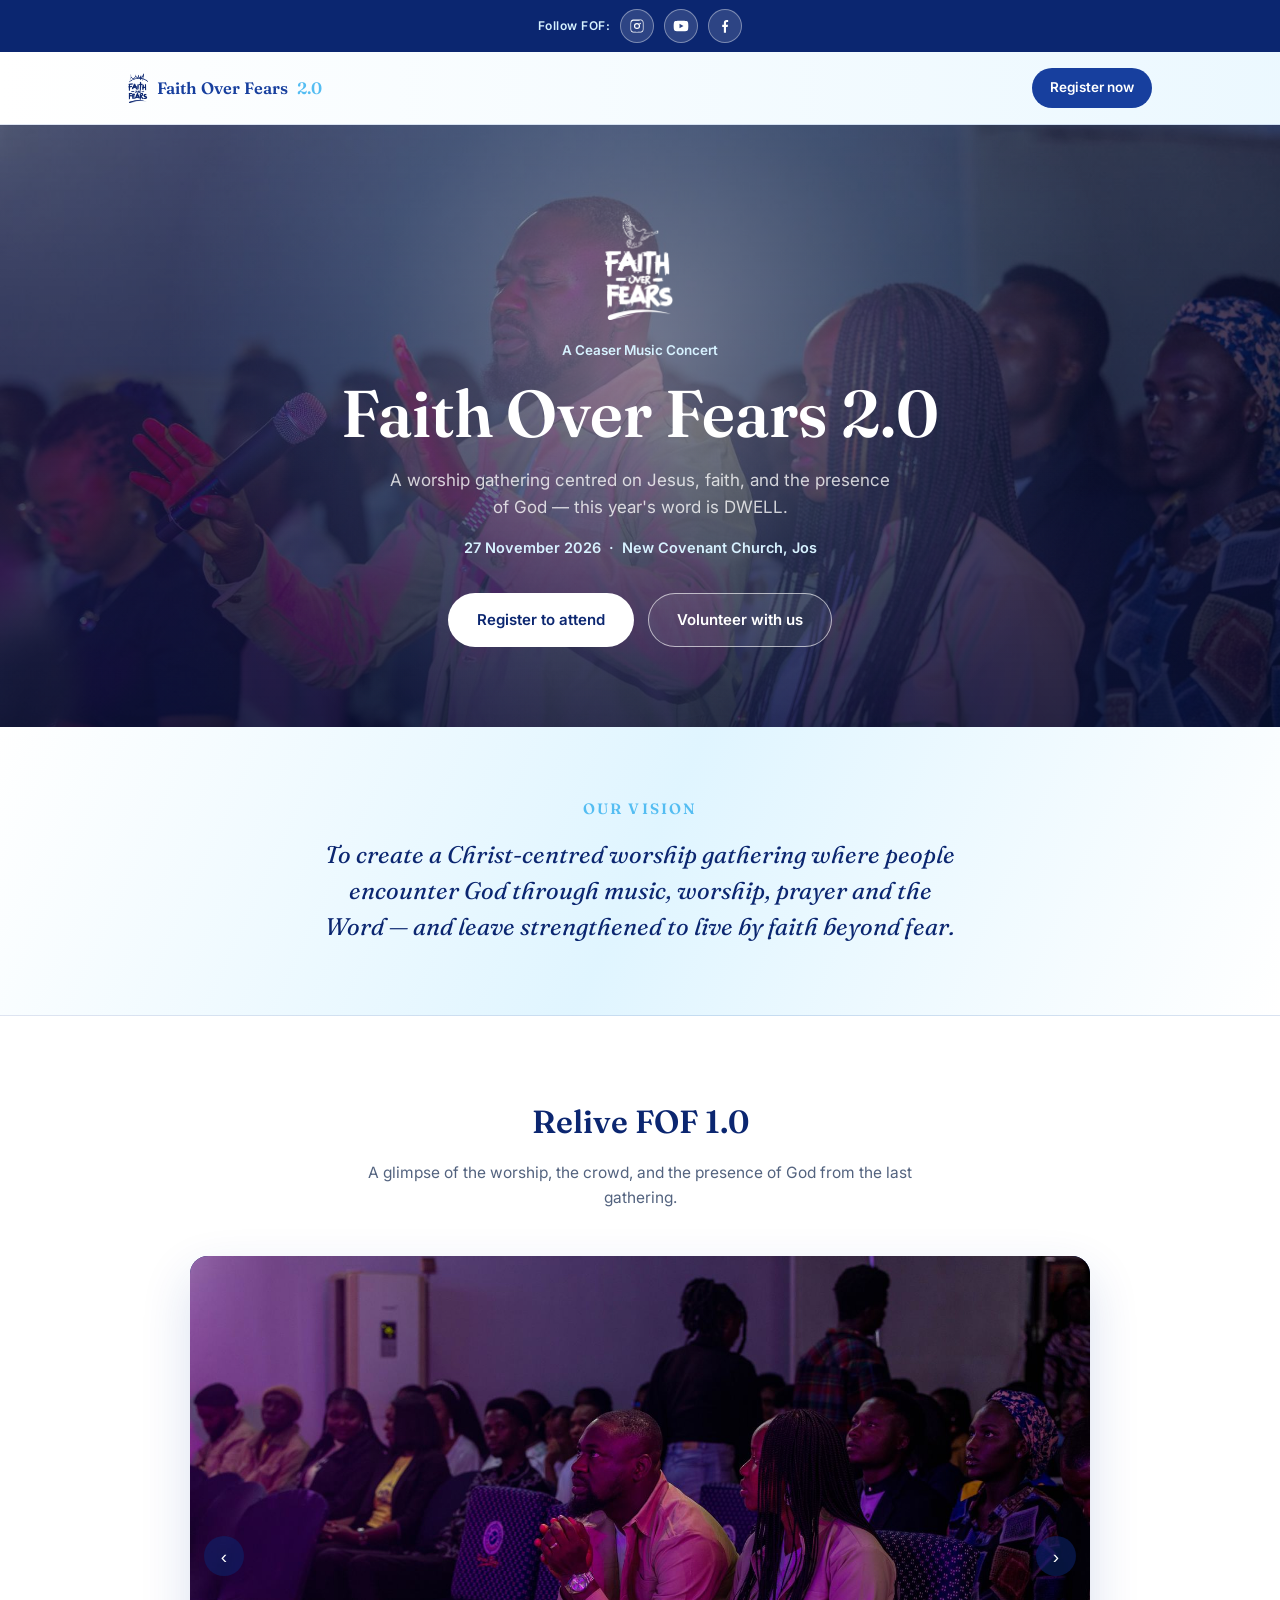
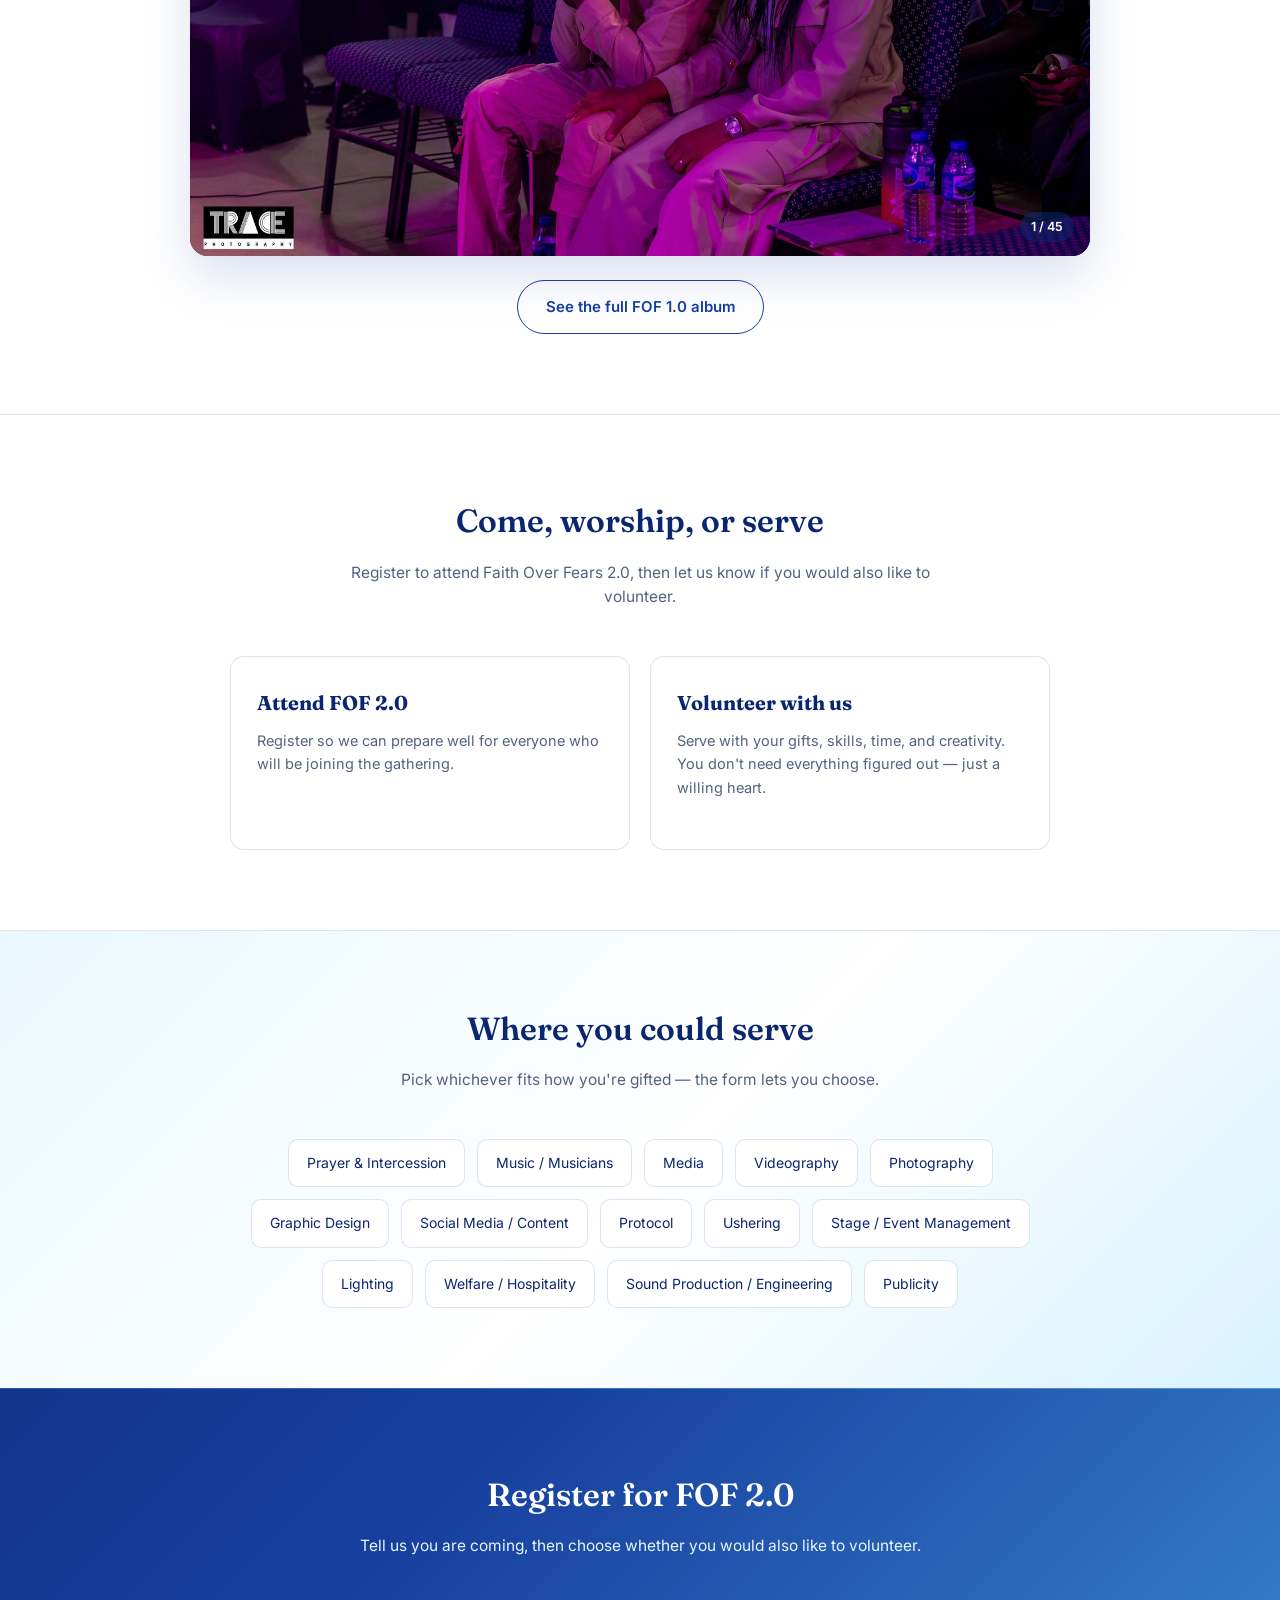
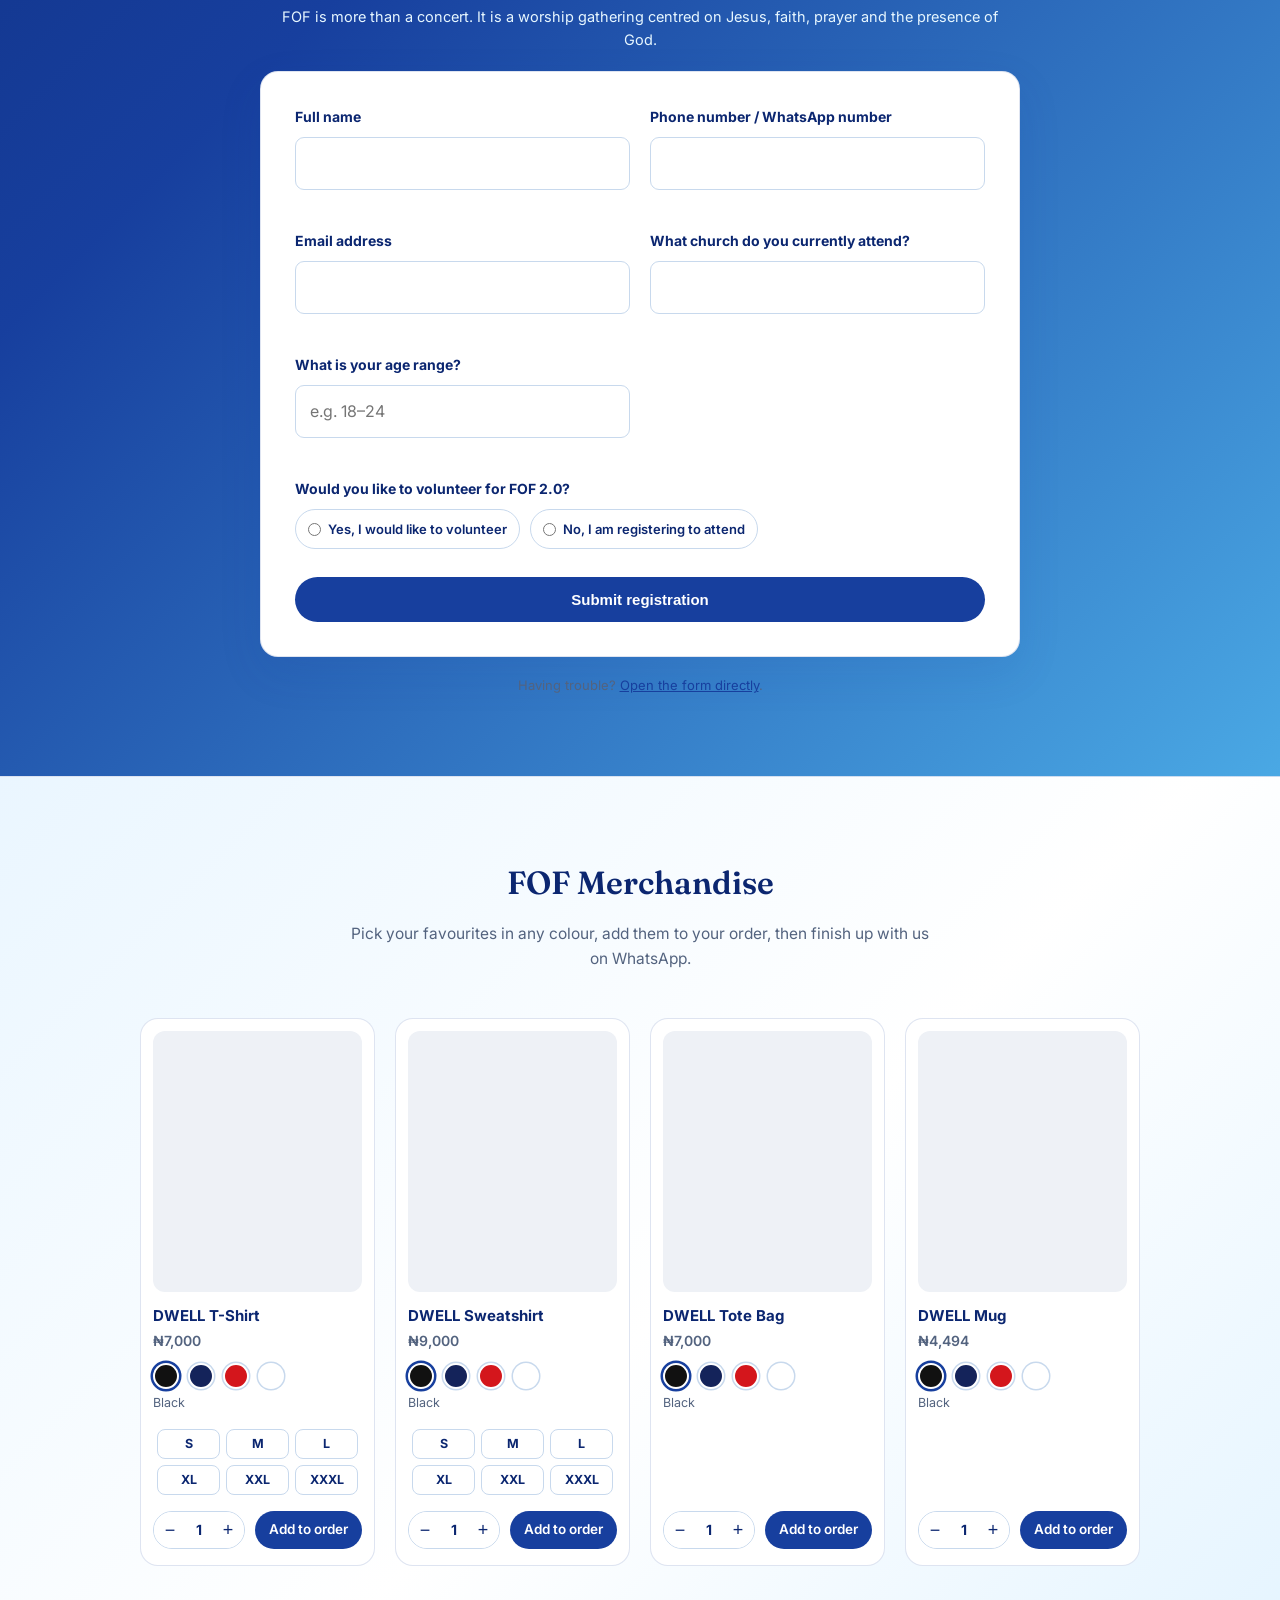
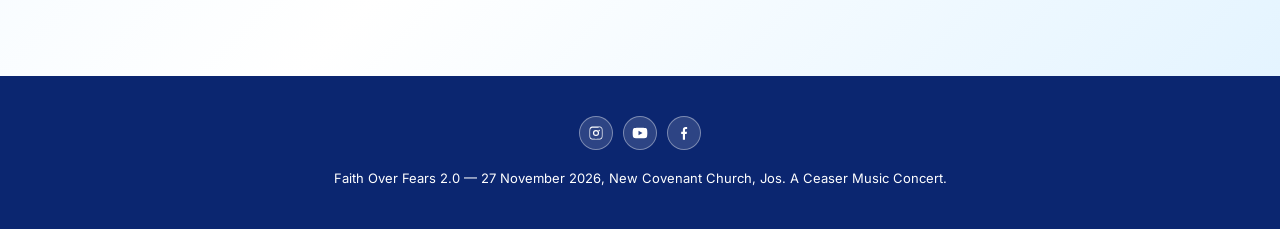
<file: index.html>
<!doctype html>
<html lang="en">
<head>
  <meta charset="utf-8">
  <meta name="viewport" content="width=device-width, initial-scale=1">
  <meta http-equiv="refresh" content="0; url=Faith_Over_Fears_Landing_Page.html">
  <title>Faith Over Fears 2.0</title>
</head>
<body>
  <p>Opening <a href="Faith_Over_Fears_Landing_Page.html">Faith Over Fears 2.0</a>…</p>
</body>
</html>
</file>
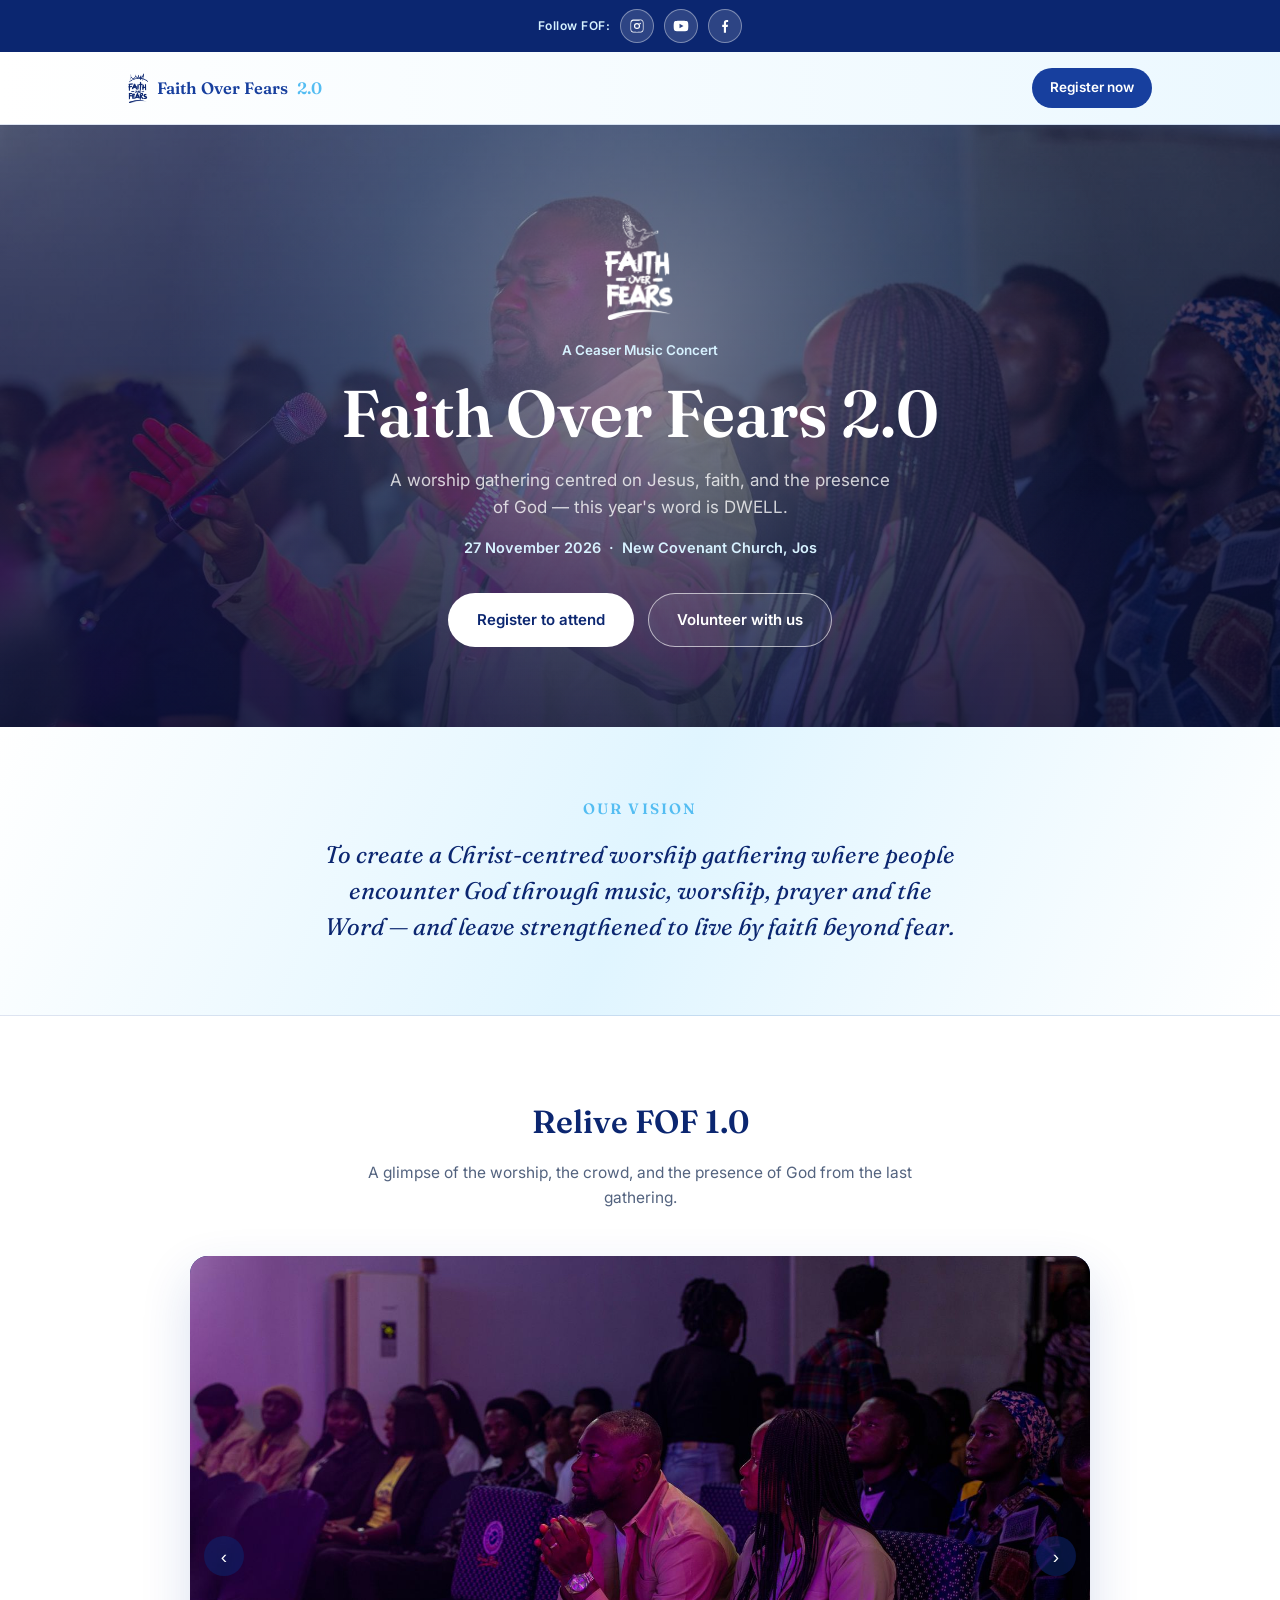
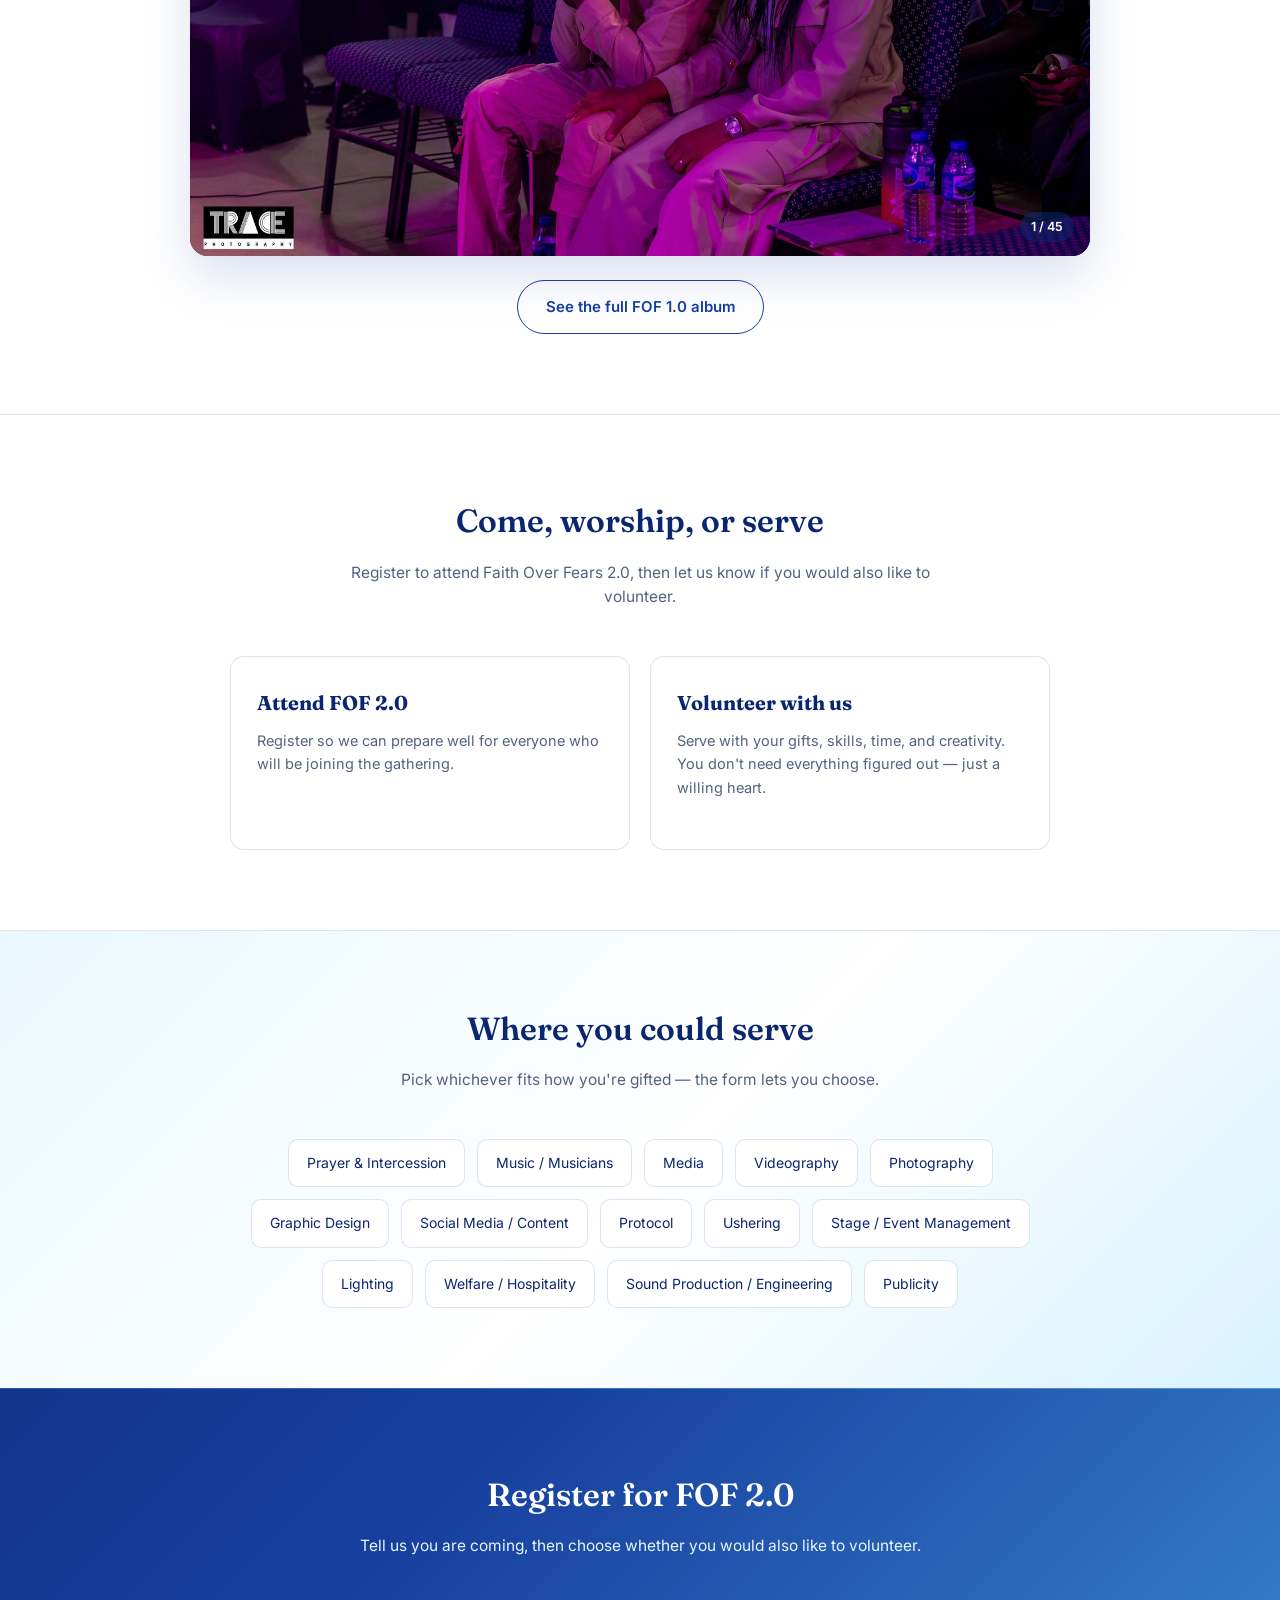
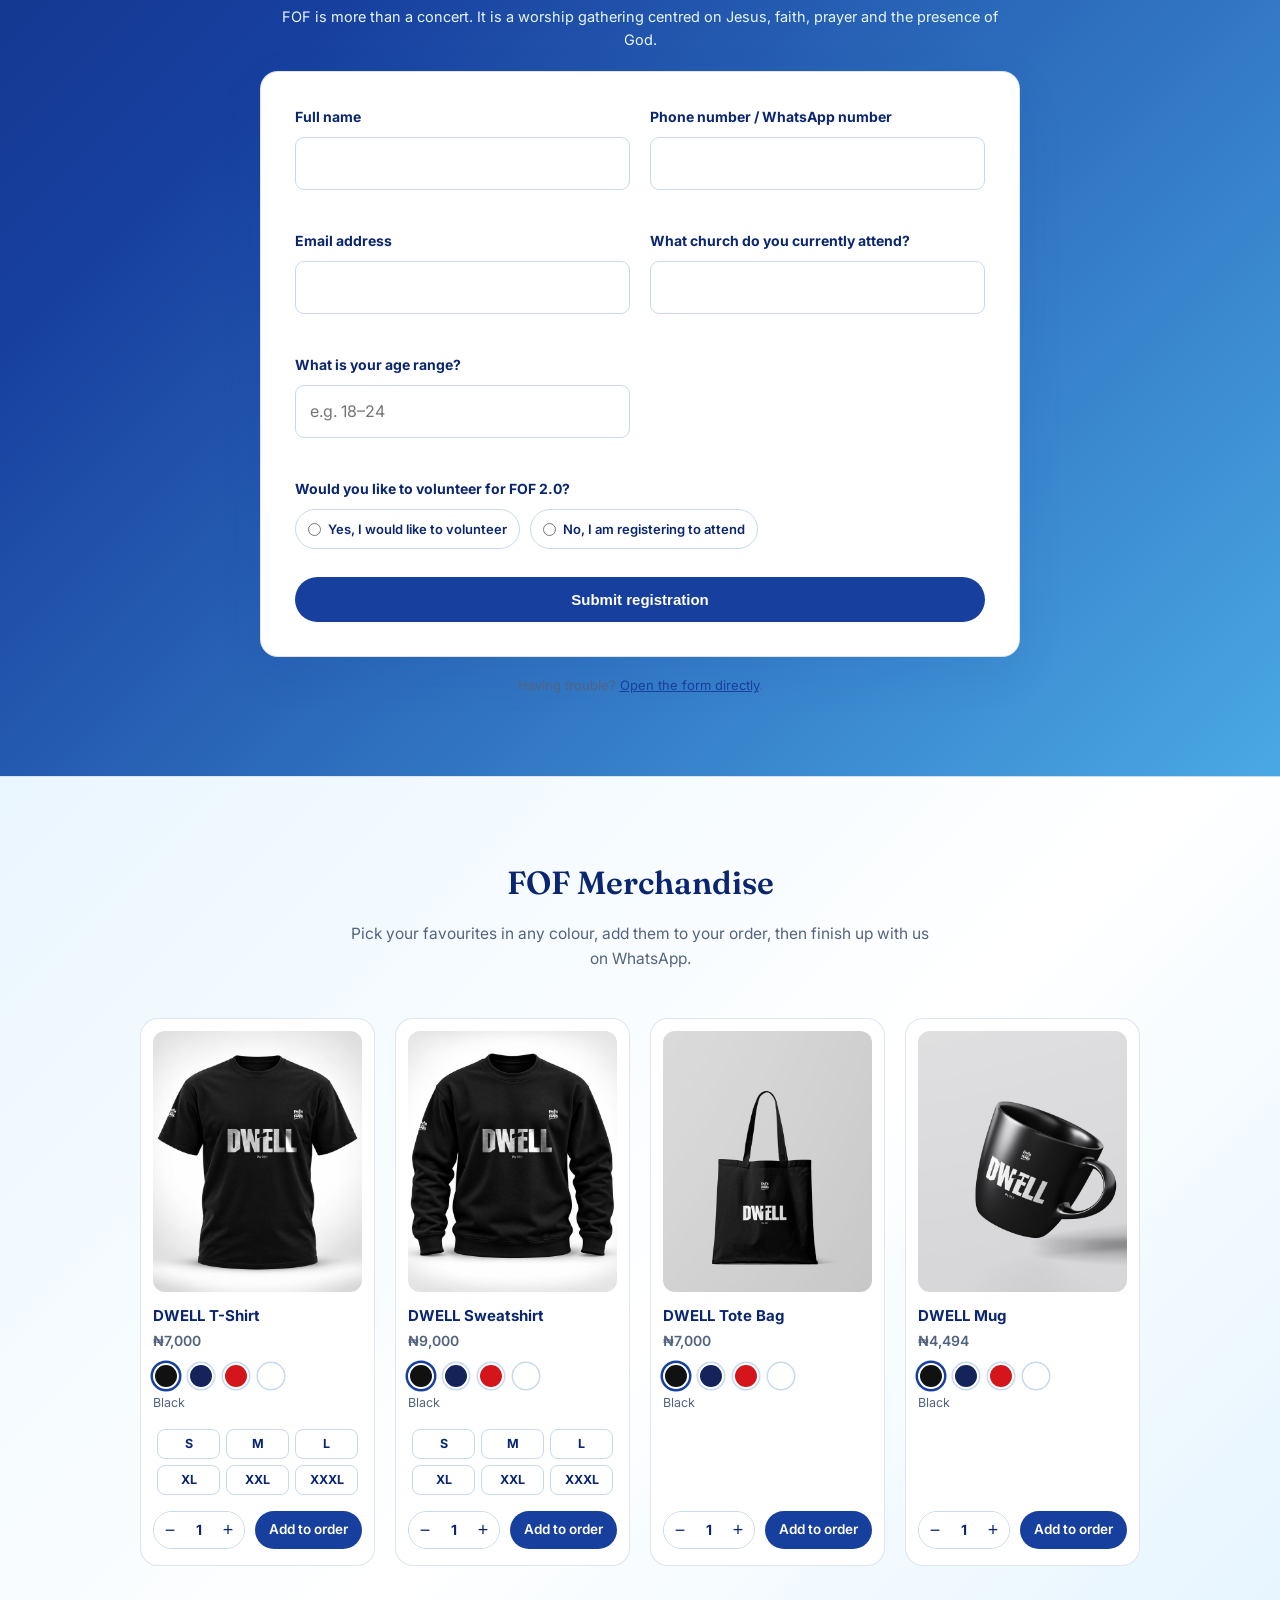
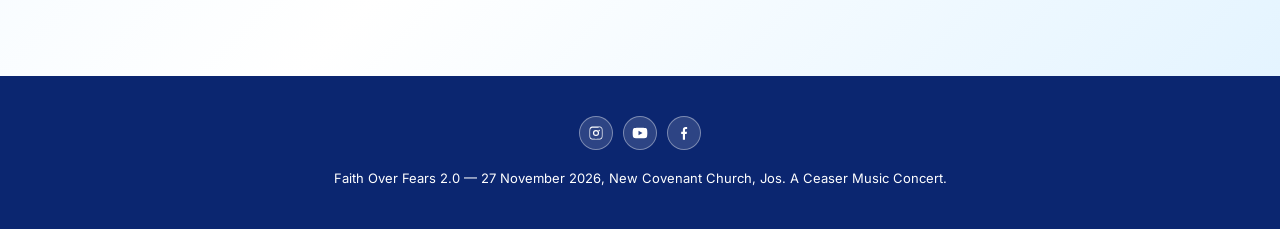
<file: Faith_Over_Fears_Landing_Page.html>
<!DOCTYPE html>
<html lang="en">
<head>
<meta charset="UTF-8">
<meta name="viewport" content="width=device-width, initial-scale=1">
<title>Faith Over Fears 2.0 — Register / Volunteer</title>
<style>
@import url('https://fonts.googleapis.com/css2?family=Fraunces:ital,opsz,wght@0,9..144,400;0,9..144,500;0,9..144,600;0,9..144,700;1,9..144,500&family=Inter:wght@400;500;600;700&display=swap');

:root{
  --ink:#10245D;
  --royal:#173F9E;
  --royal-deep:#0B2670;
  --sky:#54BDF2;
  --paper:#F7FBFF;
  --paper-line: rgba(23,63,158,0.14);
  --mute: #53637F;
}

*{box-sizing:border-box;}
html{scroll-behavior:smooth;}
body{
  margin:0; padding:0; background:linear-gradient(180deg,#fff 0%,#eef9ff 48%,#fff 100%); color:var(--ink);
  font-family:'Inter',sans-serif; line-height:1.6;
}
h1,h2,h3,.display{font-family:'Fraunces',serif;}
a{color:inherit;}

.wrap{max-width:1080px; margin:0 auto; padding:0 28px;}

/* ---------- nav ---------- */
.nav{
  position:sticky; top:0; z-index:20;
  background:linear-gradient(90deg,rgba(255,255,255,.97),rgba(235,248,255,.97)); backdrop-filter:blur(10px);
  border-bottom:1px solid var(--paper-line);
}
.nav-inner{
  max-width:1080px; margin:0 auto; padding:16px 28px;
  display:flex; align-items:center; justify-content:space-between;
}
.nav-brand{display:flex; align-items:center; gap:9px; font-family:'Fraunces',serif; font-weight:600; font-size:16.5px; color:var(--royal);}
.nav-logo{height:30px; width:auto; display:block;}
.nav-cta{
  background:var(--royal); color:#fff; font-weight:600; font-size:13.5px;
  padding:9px 18px; border-radius:999px; text-decoration:none;
}

/* ---------- hero ---------- */
.hero{
  position:relative; overflow:hidden; color:#fff; padding:90px 28px 80px; text-align:center;
  background:linear-gradient(180deg, rgba(6,16,50,.55) 0%, rgba(6,16,50,.82) 100%), url('gallery/priority-04.jpg');
  background-size:cover; background-position:center;
}
.hero-glow{
  position:absolute; top:-260px; left:50%; transform:translateX(-50%);
  width:960px; height:960px; border-radius:50%;
  background:radial-gradient(circle, rgba(255,255,255,0.34) 0%, rgba(185,232,255,0.12) 40%, transparent 70%);
  pointer-events:none;
}
.hero-content{position:relative; max-width:680px; margin:0 auto;}
.hero-logo{display:block; width:min(154px,42vw); max-height:105px; object-fit:contain; margin:0 auto 20px;}
.hero-kicker{font-size:13.5px; color:#D7F2FF; margin-bottom:18px; font-weight:600;}
.hero h1{
  font-size:clamp(38px, 6.4vw, 66px); font-weight:600; line-height:1.06; margin:0 0 18px;
}
.hero p.sub{
  font-size:17px; color:rgba(255,255,255,0.78); max-width:520px; margin:0 auto 14px; line-height:1.6;
}
.hero-meta{
  font-size:14.5px; color:#D7F2FF; margin-bottom:34px; font-weight:600;
}
.hero-ctas{display:flex; gap:14px; justify-content:center; flex-wrap:wrap;}
.btn{
  display:inline-flex; align-items:center; gap:8px; border-radius:999px;
  padding:14px 28px; font-size:15px; font-weight:600; text-decoration:none; border:1.5px solid transparent;
}
.btn-gold{background:#fff; color:var(--royal-deep);}
.btn-ghost-light{border-color:rgba(255,255,255,0.62); color:#fff; background:rgba(255,255,255,0.08);}

/* ---------- vision ---------- */
.vision{padding:70px 28px; border-bottom:1px solid var(--paper-line); background:linear-gradient(115deg,#fff 0%,#e0f5ff 50%,#fff 100%);}
.vision-inner{max-width:640px; margin:0 auto; text-align:center;}
.vision-word{
  font-family:'Fraunces',serif; font-size:15px; letter-spacing:0.14em; color:var(--sky);
  text-transform:uppercase; margin-bottom:16px; font-weight:600;
}
.vision p{
  font-family:'Fraunces',serif; font-size:24px; font-weight:400; line-height:1.5;
  color:var(--royal-deep); font-style:italic; margin:0;
}

/* ---------- FOF 1.0 gallery ---------- */
.gallery{padding:80px 28px; border-bottom:1px solid var(--paper-line); background:#fff;}
.slideshow{position:relative; max-width:900px; margin:0 auto; border-radius:18px; overflow:hidden; background:var(--royal-deep); box-shadow:0 20px 50px rgba(23,63,158,.16);}
.slideshow-frame{position:relative; width:100%; aspect-ratio:3/2;}
.slideshow-frame img{position:absolute; inset:0; width:100%; height:100%; object-fit:contain; opacity:0; transition:opacity .9s ease;}
.slideshow-frame img.is-active{opacity:1;}
.slide-btn{
  position:absolute; top:50%; transform:translateY(-50%); width:40px; height:40px; border-radius:50%;
  border:none; background:rgba(11,38,112,.55); color:#fff; font-size:19px; line-height:1; cursor:pointer;
  display:flex; align-items:center; justify-content:center;
}
.slide-btn:hover{background:rgba(11,38,112,.82);}
.slide-prev{left:14px;}
.slide-next{right:14px;}
.slide-counter{position:absolute; bottom:14px; right:16px; background:rgba(11,38,112,.55); color:#fff; font-size:12.5px; font-weight:600; padding:5px 11px; border-radius:999px;}
.gallery-more{text-align:center; margin-top:24px;}
.btn-outline{border-color:var(--royal); color:var(--royal); background:#fff;}
.btn-outline:hover{background:var(--royal); color:#fff;}
@media (max-width:640px){ .slide-btn{width:34px; height:34px; font-size:16px;} }

/* ---------- register options ---------- */
.options{padding:80px 28px; border-bottom:1px solid var(--paper-line); background:#fff;}
.section-head{max-width:580px; margin:0 auto 46px; text-align:center;}
.section-head h2{font-size:32px; font-weight:600; margin:0 0 14px; color:var(--royal-deep);}
.section-head p{color:var(--mute); font-size:15.5px; margin:0;}

.option-grid{display:grid; grid-template-columns:1fr 1fr; gap:20px; max-width:820px; margin:0 auto;}
.option-card{
  border:1.5px solid var(--paper-line); border-radius:14px; padding:30px 26px; background:#fff;
}
.option-card h3{font-size:20px; margin:0 0 10px; color:var(--royal-deep);}
.option-card p{font-size:14.5px; color:var(--mute); margin:0 0 20px;}

@media (max-width:640px){ .option-grid{grid-template-columns:1fr;} }

/* ---------- ways to serve ---------- */
.serve{padding:72px 28px 80px; background:linear-gradient(135deg,#e9f8ff 0%,#fff 52%,#d8f2ff 100%);}
.tag-grid{display:flex; flex-wrap:wrap; gap:12px; justify-content:center; max-width:820px; margin:0 auto;}
.tag{
  border:1.5px solid var(--paper-line); border-radius:10px; padding:12px 18px;
  font-size:14px; color:var(--royal-deep); background:#fff; cursor:pointer;
}
.tag:hover,.tag:focus{border-color:var(--sky); box-shadow:0 0 0 3px rgba(84,189,242,.18); outline:none;}

/* ---------- form section ---------- */
.form-section{padding:80px 28px; border-top:1px solid var(--paper-line); background:linear-gradient(135deg,var(--royal-deep) -35%,var(--royal) 24%,var(--sky) 115%);}
.form-section .section-head h2{color:#fff;}
.form-section .section-head p,.form-section .volunteer-intro{color:#e7f7ff;}
.volunteer-banner{max-width:760px; margin:0 auto 20px; padding:28px 32px; border-radius:18px; color:#fff; text-align:center; background:linear-gradient(120deg,var(--royal-deep),var(--royal) 58%,var(--sky)); box-shadow:0 16px 34px rgba(23,63,158,.18);}
.volunteer-banner .eyebrow{margin:0 0 4px; color:#D7F2FF; font-size:13px; font-weight:700; letter-spacing:.16em; text-transform:uppercase;}
.volunteer-banner h3{margin:0; font-family:'Fraunces',serif; font-size:clamp(30px,5vw,48px); line-height:1.05;}
.volunteer-intro{max-width:760px; margin:0 auto 20px; padding:0 10px; color:var(--mute); text-align:center; font-size:14.5px;}
.registration-form{max-width:760px; margin:0 auto; padding:34px; background:#fff; border:1px solid var(--paper-line); border-radius:18px; box-shadow:0 16px 44px rgba(23,63,158,.10);}
.form-intro{color:var(--mute); margin:0 0 28px; text-align:center; font-size:14.5px;}
.field-grid{display:grid; grid-template-columns:1fr 1fr; gap:20px;}
.field{margin-bottom:20px;}
.field.full{grid-column:1/-1;}
label,.field-label{display:block; color:var(--royal-deep); font-size:14px; font-weight:700; margin-bottom:8px;}
input,select,textarea{width:100%; padding:13px 14px; border:1px solid #c8d9ed; border-radius:9px; font:inherit; color:var(--ink); background:#fff; outline:none;}
textarea{min-height:120px; resize:vertical;}
input:focus,select:focus,textarea:focus{border-color:var(--sky); box-shadow:0 0 0 3px rgba(84,189,242,.18);}
.radio-set{display:flex; flex-wrap:wrap; gap:10px;}
.radio-set label{display:flex; align-items:center; gap:7px; margin:0; padding:9px 12px; color:var(--royal-deep); font-size:13px; font-weight:600; border:1px solid #c8d9ed; border-radius:999px; cursor:pointer;}
.radio-set input{width:auto; margin:0; accent-color:var(--royal);}
.form-submit{width:100%; justify-content:center; cursor:pointer; border:none; background:var(--royal); color:#fff; margin-top:8px;}
.form-submit:hover{background:var(--royal-deep);}
.form-note{max-width:760px; margin:18px auto 0; text-align:center; font-size:13px; color:var(--mute);}
.form-success{display:none; max-width:760px; margin:18px auto 0; padding:16px 18px; text-align:center; color:var(--royal-deep); background:#dff4ff; border-radius:10px; font-weight:600;}
.conditional-fields{display:none; grid-column:1/-1; padding-top:8px; margin-top:4px; border-top:1px solid var(--paper-line);}
.conditional-fields.is-visible{display:block;}

/* ---------- social links ---------- */
.social-row{display:flex; gap:10px; align-items:center; justify-content:center;}
.social-btn{
  width:34px; height:34px; border-radius:50%; display:flex; align-items:center; justify-content:center;
  background:rgba(255,255,255,.14); border:1px solid rgba(255,255,255,.38); transition:transform .15s ease, background .15s ease;
}
.social-btn svg{width:16px; height:16px; fill:#fff;}
.social-btn:hover{transform:translateY(-2px); background:rgba(255,255,255,.26);}

.topbar{background:var(--royal-deep); padding:9px 28px;}
.topbar-inner{max-width:1080px; margin:0 auto; display:flex; align-items:center; justify-content:center; gap:10px;}
.topbar-label{color:#D7F2FF; font-size:12px; font-weight:600; letter-spacing:.04em;}
@media (max-width:480px){ .topbar-label{display:none;} }

.footer-social{margin-bottom:18px;}

/* ---------- footer ---------- */
footer{ padding:40px 28px; text-align:center; color:#fff; font-size:13px; background:var(--royal-deep); }

@media (max-width:640px){
  .registration-form{padding:24px 18px;}
  .field-grid{grid-template-columns:1fr; gap:0;}
}
</style>
<link rel="stylesheet" href="merch.css">
</head>
<body>

<div class="topbar">
  <div class="topbar-inner">
    <span class="topbar-label">Follow FOF:</span>
    <div class="social-row">
      <a class="social-btn" href="https://www.instagram.com/thefaith.overfears?stkn=MWJqdHRoZ3BwbzV0cA%3D%3D&amp;utm_source=qr" target="_blank" rel="noopener" aria-label="Instagram"><svg viewBox="0 0 24 24"><path d="M12 2.2c3.2 0 3.58.01 4.85.07 1.17.05 1.8.25 2.23.41.56.22.96.48 1.38.9.42.42.68.82.9 1.38.16.42.36 1.06.41 2.23.06 1.27.07 1.65.07 4.85s-.01 3.58-.07 4.85c-.05 1.17-.25 1.8-.41 2.23-.22.56-.48.96-.9 1.38-.42.42-.82.68-1.38.9-.42.16-1.06.36-2.23.41-1.27.06-1.65.07-4.85.07s-3.58-.01-4.85-.07c-1.17-.05-1.8-.25-2.23-.41a3.7 3.7 0 0 1-1.38-.9 3.7 3.7 0 0 1-.9-1.38c-.16-.42-.36-1.06-.41-2.23C2.2 15.58 2.2 15.2 2.2 12s.01-3.58.07-4.85c.05-1.17.25-1.8.41-2.23.22-.56.48-.96.9-1.38.42-.42.82-.68 1.38-.9.42-.16 1.06-.36 2.23-.41C8.42 2.2 8.8 2.2 12 2.2Zm0 1.8c-3.15 0-3.5.01-4.73.07-.96.04-1.48.2-1.82.34-.46.18-.78.39-1.13.73-.34.35-.55.67-.73 1.13-.14.34-.3.86-.34 1.82C3.2 8.5 3.2 8.85 3.2 12s.01 3.5.05 4.73c.04.96.2 1.48.34 1.82.18.46.39.78.73 1.13.35.34.67.55 1.13.73.34.14.86.3 1.82.34 1.23.06 1.58.07 4.73.07s3.5-.01 4.73-.07c.96-.04 1.48-.2 1.82-.34.46-.18.78-.39 1.13-.73.34-.35.55-.67.73-1.13.14-.34.3-.86.34-1.82.06-1.23.07-1.58.07-4.73s-.01-3.5-.07-4.73c-.04-.96-.2-1.48-.34-1.82a3.03 3.03 0 0 0-.73-1.13 3.03 3.03 0 0 0-1.13-.73c-.34-.14-.86-.3-1.82-.34C15.5 4.01 15.15 4 12 4Zm0 3.4a4.6 4.6 0 1 1 0 9.2 4.6 4.6 0 0 1 0-9.2Zm0 1.8a2.8 2.8 0 1 0 0 5.6 2.8 2.8 0 0 0 0-5.6Zm4.8-2a1.08 1.08 0 1 1 0 2.16 1.08 1.08 0 0 1 0-2.16Z"/></svg></a>
      <a class="social-btn" href="https://youtube.com/@theceasermusic?si=zDJm92qPQf6TQAQM" target="_blank" rel="noopener" aria-label="YouTube"><svg viewBox="0 0 24 24"><path d="M23 12s0-3.6-.46-5.33a2.9 2.9 0 0 0-2.04-2.05C18.8 4.15 12 4.15 12 4.15s-6.8 0-8.5.47A2.9 2.9 0 0 0 1.46 6.67C1 8.4 1 12 1 12s0 3.6.46 5.33a2.9 2.9 0 0 0 2.04 2.05c1.7.47 8.5.47 8.5.47s6.8 0 8.5-.47a2.9 2.9 0 0 0 2.04-2.05C23 15.6 23 12 23 12ZM9.75 15.5v-7l6 3.5-6 3.5Z"/></svg></a>
      <a class="social-btn" href="https://www.facebook.com/share/g/1CLNsoPwXt/?mibextid=wwXIfr" target="_blank" rel="noopener" aria-label="Facebook"><svg viewBox="0 0 24 24"><path d="M13.5 22v-8.5H16l.5-3.5h-3V7.8c0-1 .3-1.7 1.7-1.7H16.7V3c-.3 0-1.3-.1-2.4-.1-2.4 0-4 1.4-4 4.1V10H7.8v3.5h2.5V22h3.2Z"/></svg></a>
    </div>
  </div>
</div>

<nav class="nav">
  <div class="nav-inner">
    <div class="nav-brand"><img class="nav-logo" src="fof-logo-royal.png" alt="">Faith Over Fears <span style="color:var(--sky);">2.0</span></div>
    <a href="#serve-form" class="nav-cta">Register now</a>
  </div>
</nav>

<section class="hero">
  <div class="hero-glow"></div>
  <div class="hero-content">
    <img class="hero-logo" src="fof-logo-dove.png" alt="Faith Over Fears">
    <div class="hero-kicker">A Ceaser Music Concert</div>
    <h1>Faith Over Fears 2.0</h1>
    <p class="sub">A worship gathering centred on Jesus, faith, and the presence of God — this year's word is DWELL.</p>
    <div class="hero-meta">27 November 2026 &nbsp;·&nbsp; New Covenant Church, Jos</div>
    <div class="hero-ctas">
      <a href="#serve-form" class="btn btn-gold">Register to attend</a>
      <a href="#ways-to-serve" class="btn btn-ghost-light">Volunteer with us</a>
    </div>
  </div>
</section>

<section class="vision">
  <div class="vision-inner">
    <div class="vision-word">Our vision</div>
    <p>To create a Christ-centred worship gathering where people encounter God through music, worship, prayer and the Word — and leave strengthened to live by faith beyond fear.</p>
  </div>
</section>

<section class="gallery" id="fof-gallery">
  <div class="section-head">
    <h2>Relive FOF 1.0</h2>
    <p>A glimpse of the worship, the crowd, and the presence of God from the last gathering.</p>
  </div>
  <div class="slideshow">
    <div class="slideshow-frame" id="slideshow-frame"></div>
    <button class="slide-btn slide-prev" type="button" aria-label="Previous photo">&#8249;</button>
    <button class="slide-btn slide-next" type="button" aria-label="Next photo">&#8250;</button>
    <div class="slide-counter" id="slide-counter"></div>
  </div>
  <div class="gallery-more">
    <a class="btn btn-outline" href="https://drive.google.com/drive/folders/13BLYQHQpDB5dlmKnz6b_KzYZPr5kLVZo?usp=sharing" target="_blank" rel="noopener">See the full FOF 1.0 album</a>
  </div>
</section>

<section class="options">
  <div class="section-head">
    <h2>Come, worship, or serve</h2>
    <p>Register to attend Faith Over Fears 2.0, then let us know if you would also like to volunteer.</p>
  </div>
  <div class="option-grid">
    <div class="option-card">
      <h3>Attend FOF 2.0</h3>
      <p>Register so we can prepare well for everyone who will be joining the gathering.</p>
    </div>
    <div class="option-card">
      <h3>Volunteer with us</h3>
      <p>Serve with your gifts, skills, time, and creativity. You don't need everything figured out — just a willing heart.</p>
    </div>
  </div>
</section>

<section class="serve" id="ways-to-serve">
  <div class="section-head">
    <h2>Where you could serve</h2>
    <p>Pick whichever fits how you're gifted — the form lets you choose.</p>
  </div>
  <div class="tag-grid">
    <div class="tag">Prayer &amp; Intercession</div>
    <div class="tag">Music / Musicians</div>
    <div class="tag">Media</div>
    <div class="tag">Videography</div>
    <div class="tag">Photography</div>
    <div class="tag">Graphic Design</div>
    <div class="tag">Social Media / Content</div>
    <div class="tag">Protocol</div>
    <div class="tag">Ushering</div>
    <div class="tag">Stage / Event Management</div>
    <div class="tag">Lighting</div>
    <div class="tag">Welfare / Hospitality</div>
    <div class="tag">Sound Production / Engineering</div>
    <div class="tag">Publicity</div>
  </div>
</section>

<section class="form-section" id="serve-form">
  <div class="section-head">
    <h2>Register for FOF 2.0</h2>
    <p>Tell us you are coming, then choose whether you would also like to volunteer.</p>
  </div>
  <div class="volunteer-intro">
    FOF is more than a concert. It is a worship gathering centred on Jesus, faith, prayer and the presence of God.
  </div>
  <form class="registration-form" id="fof-form" action="https://docs.google.com/forms/d/e/1FAIpQLSe1YUDqcetxkbWKdzj-RdIOCk5eUn556N_CJ4VFwDsIo4phkQ/formResponse" method="POST" target="form-response">
    <div class="field-grid">
      <div class="field"><label for="full-name">Full name</label><input id="full-name" name="entry.1284251616" required></div>
      <div class="field"><label for="phone">Phone number / WhatsApp number</label><input id="phone" name="entry.1002885551" type="tel" required></div>
      <div class="field"><label for="email">Email address</label><input id="email" name="entry.1367351184" type="email" required></div>
      <div class="field"><label for="church">What church do you currently attend?</label><input id="church" name="entry.375575311"></div>
      <div class="field"><label for="age">What is your age range?</label><input id="age" name="entry.1150705922" placeholder="e.g. 18–24"></div>
      <div class="field full"><span class="field-label">Would you like to volunteer for FOF 2.0?</span><div class="radio-set"><label><input type="radio" name="volunteer-choice" value="yes" required>Yes, I would like to volunteer</label><label><input type="radio" name="volunteer-choice" value="no">No, I am registering to attend</label></div></div>
      <div class="conditional-fields" id="volunteer-fields">
        <div class="volunteer-banner"><p class="eyebrow">Faith Over Fears 2.0</p><h3>Call for Volunteers</h3></div>
        <div class="field"><label for="area">Which area would you be most interested in serving?</label><select id="area" name="entry.395311699" disabled><option value="" selected>Choose an area</option><option>Prayer &amp; Intercession</option><option>Music / Musicians</option><option>Media</option><option>Videography</option><option>Photography</option><option>Graphic Design</option><option>Social Media / Content</option><option>Protocol</option><option>Ushering</option><option>Stage / Event Management</option><option>Lighting</option><option>Welfare / Hospitality</option><option>Sound Production / Engineering</option><option>Publicity</option></select></div>
        <div class="field"><label for="skills">What skills, experience or gifts can you bring to the team?</label><textarea id="skills" name="entry.1429446831" disabled></textarea></div>
        <div class="field"><label for="experience">Have you served on an event or ministry team before? If yes, briefly tell us about your experience.</label><textarea id="experience" name="entry.885010656" disabled></textarea></div>
        <div class="field"><span class="field-label">How available will you be for FOF 2.0 preparations?</span><div class="radio-set"><label><input type="radio" name="entry.1141983518" value="Very available" disabled>Very available</label><label><input type="radio" name="entry.1141983518" value="Available when needed" disabled>Available when needed</label><label><input type="radio" name="entry.1141983518" value="Limited availability" disabled>Limited availability</label><label><input type="radio" name="entry.1141983518" value="I'm not sure yet" disabled>I'm not sure yet</label></div></div>
        <div class="field"><label for="hope">What would you hope to contribute or experience through serving at FOF 2.0?</label><textarea id="hope" name="entry.212236516" disabled></textarea></div>
        <div class="field"><label for="anything-else">Is there anything else you would like the FOF team to know?</label><textarea id="anything-else" name="entry.241941492" disabled></textarea></div>
      </div>
    </div>
    <button class="btn form-submit" type="submit">Submit registration</button>
  </form>
  <iframe name="form-response" title="Google Form response" hidden></iframe>
  <p class="form-note">Having trouble? <a href="https://forms.gle/uZRjwtRyJ9sm1Yai8" style="color:var(--royal);">Open the form directly</a>.</p>
</section>

<section class="merch" id="merch">
  <div class="section-head">
    <h2>FOF Merchandise</h2>
    <p>Pick your favourites in any colour, add them to your order, then finish up with us on WhatsApp.</p>
  </div>
  <div id="merch-root" class="merch-root"></div>
</section>

<footer>
  <div class="social-row footer-social">
    <a class="social-btn" href="https://www.instagram.com/thefaith.overfears?stkn=MWJqdHRoZ3BwbzV0cA%3D%3D&amp;utm_source=qr" target="_blank" rel="noopener" aria-label="Instagram"><svg viewBox="0 0 24 24"><path d="M12 2.2c3.2 0 3.58.01 4.85.07 1.17.05 1.8.25 2.23.41.56.22.96.48 1.38.9.42.42.68.82.9 1.38.16.42.36 1.06.41 2.23.06 1.27.07 1.65.07 4.85s-.01 3.58-.07 4.85c-.05 1.17-.25 1.8-.41 2.23-.22.56-.48.96-.9 1.38-.42.42-.82.68-1.38.9-.42.16-1.06.36-2.23.41-1.27.06-1.65.07-4.85.07s-3.58-.01-4.85-.07c-1.17-.05-1.8-.25-2.23-.41a3.7 3.7 0 0 1-1.38-.9 3.7 3.7 0 0 1-.9-1.38c-.16-.42-.36-1.06-.41-2.23C2.2 15.58 2.2 15.2 2.2 12s.01-3.58.07-4.85c.05-1.17.25-1.8.41-2.23.22-.56.48-.96.9-1.38.42-.42.82-.68 1.38-.9.42-.16 1.06-.36 2.23-.41C8.42 2.2 8.8 2.2 12 2.2Zm0 1.8c-3.15 0-3.5.01-4.73.07-.96.04-1.48.2-1.82.34-.46.18-.78.39-1.13.73-.34.35-.55.67-.73 1.13-.14.34-.3.86-.34 1.82C3.2 8.5 3.2 8.85 3.2 12s.01 3.5.05 4.73c.04.96.2 1.48.34 1.82.18.46.39.78.73 1.13.35.34.67.55 1.13.73.34.14.86.3 1.82.34 1.23.06 1.58.07 4.73.07s3.5-.01 4.73-.07c.96-.04 1.48-.2 1.82-.34.46-.18.78-.39 1.13-.73.34-.35.55-.67.73-1.13.14-.34.3-.86.34-1.82.06-1.23.07-1.58.07-4.73s-.01-3.5-.07-4.73c-.04-.96-.2-1.48-.34-1.82a3.03 3.03 0 0 0-.73-1.13 3.03 3.03 0 0 0-1.13-.73c-.34-.14-.86-.3-1.82-.34C15.5 4.01 15.15 4 12 4Zm0 3.4a4.6 4.6 0 1 1 0 9.2 4.6 4.6 0 0 1 0-9.2Zm0 1.8a2.8 2.8 0 1 0 0 5.6 2.8 2.8 0 0 0 0-5.6Zm4.8-2a1.08 1.08 0 1 1 0 2.16 1.08 1.08 0 0 1 0-2.16Z"/></svg></a>
    <a class="social-btn" href="https://youtube.com/@theceasermusic?si=zDJm92qPQf6TQAQM" target="_blank" rel="noopener" aria-label="YouTube"><svg viewBox="0 0 24 24"><path d="M23 12s0-3.6-.46-5.33a2.9 2.9 0 0 0-2.04-2.05C18.8 4.15 12 4.15 12 4.15s-6.8 0-8.5.47A2.9 2.9 0 0 0 1.46 6.67C1 8.4 1 12 1 12s0 3.6.46 5.33a2.9 2.9 0 0 0 2.04 2.05c1.7.47 8.5.47 8.5.47s6.8 0 8.5-.47a2.9 2.9 0 0 0 2.04-2.05C23 15.6 23 12 23 12ZM9.75 15.5v-7l6 3.5-6 3.5Z"/></svg></a>
    <a class="social-btn" href="https://www.facebook.com/share/g/1CLNsoPwXt/?mibextid=wwXIfr" target="_blank" rel="noopener" aria-label="Facebook"><svg viewBox="0 0 24 24"><path d="M13.5 22v-8.5H16l.5-3.5h-3V7.8c0-1 .3-1.7 1.7-1.7H16.7V3c-.3 0-1.3-.1-2.4-.1-2.4 0-4 1.4-4 4.1V10H7.8v3.5h2.5V22h3.2Z"/></svg></a>
  </div>
  Faith Over Fears 2.0 — 27 November 2026, New Covenant Church, Jos. A Ceaser Music Concert.
</footer>

<script>
  const form = document.getElementById('fof-form');
  const volunteerFields = document.getElementById('volunteer-fields');
  const volunteerControls = volunteerFields.querySelectorAll('input, select, textarea');

  form.querySelectorAll('input[name="volunteer-choice"]').forEach(function (choice) {
    choice.addEventListener('change', function () {
      const volunteering = this.value === 'yes';
      volunteerFields.classList.toggle('is-visible', volunteering);
      volunteerControls.forEach(function (control) { control.disabled = !volunteering; });
    });
  });

  form.addEventListener('submit', function () {
    const volunteering = form.querySelector('input[name="volunteer-choice"]:checked').value === 'yes';
    window.setTimeout(function () {
      window.location.href = 'thank-you.html?type=' + (volunteering ? 'volunteer' : 'attend');
    }, 700);
  });

  document.querySelectorAll('.tag').forEach(function (tag) {
    tag.setAttribute('role', 'button');
    tag.setAttribute('tabindex', '0');
    function chooseVolunteerArea() {
      const yesChoice = form.querySelector('input[name="volunteer-choice"][value="yes"]');
      yesChoice.checked = true;
      yesChoice.dispatchEvent(new Event('change'));
      document.getElementById('area').value = tag.textContent.trim();
      document.getElementById('serve-form').scrollIntoView({ behavior: 'smooth', block: 'start' });
    }
    tag.addEventListener('click', chooseVolunteerArea);
    tag.addEventListener('keydown', function (event) {
      if (event.key === 'Enter' || event.key === ' ') { event.preventDefault(); chooseVolunteerArea(); }
    });
  });

  (function () {
    var PRIORITY_COUNT = 23;
    var EVENT_COUNT = 22;
    var files = [];
    for (var p = 1; p <= PRIORITY_COUNT; p++) files.push('gallery/priority-' + String(p).padStart(2, '0') + '.jpg');
    for (var e = 1; e <= EVENT_COUNT; e++) files.push('gallery/event-' + String(e).padStart(2, '0') + '.jpg');

    var frame = document.getElementById('slideshow-frame');
    var counter = document.getElementById('slide-counter');
    var prevBtn = document.querySelector('.slide-prev');
    var nextBtn = document.querySelector('.slide-next');
    var slides = [];
    var current = 0;
    var timer = null;

    files.forEach(function (src, i) {
      var img = document.createElement('img');
      img.src = src;
      img.alt = 'Faith Over Fears 1.0 photo ' + (i + 1);
      img.loading = i === 0 ? 'eager' : 'lazy';
      img.addEventListener('error', function () {
        var idx = slides.indexOf(img);
        if (idx === -1) return;
        slides.splice(idx, 1);
        img.remove();
        if (slides.length) {
          current = current % slides.length;
          show(current);
        }
      });
      frame.appendChild(img);
      slides.push(img);
    });

    function show(index) {
      if (!slides.length) return;
      current = (index + slides.length) % slides.length;
      slides.forEach(function (img, i) { img.classList.toggle('is-active', i === current); });
      counter.textContent = (current + 1) + ' / ' + slides.length;
    }

    function next() { show(current + 1); resetTimer(); }
    function prev() { show(current - 1); resetTimer(); }
    function resetTimer() {
      if (timer) clearInterval(timer);
      timer = setInterval(function () { show(current + 1); }, 4500);
    }

    nextBtn.addEventListener('click', next);
    prevBtn.addEventListener('click', prev);

    show(0);
    resetTimer();
  })();
</script>

<script src="merch.js"></script>
</body>
</html>
</file>
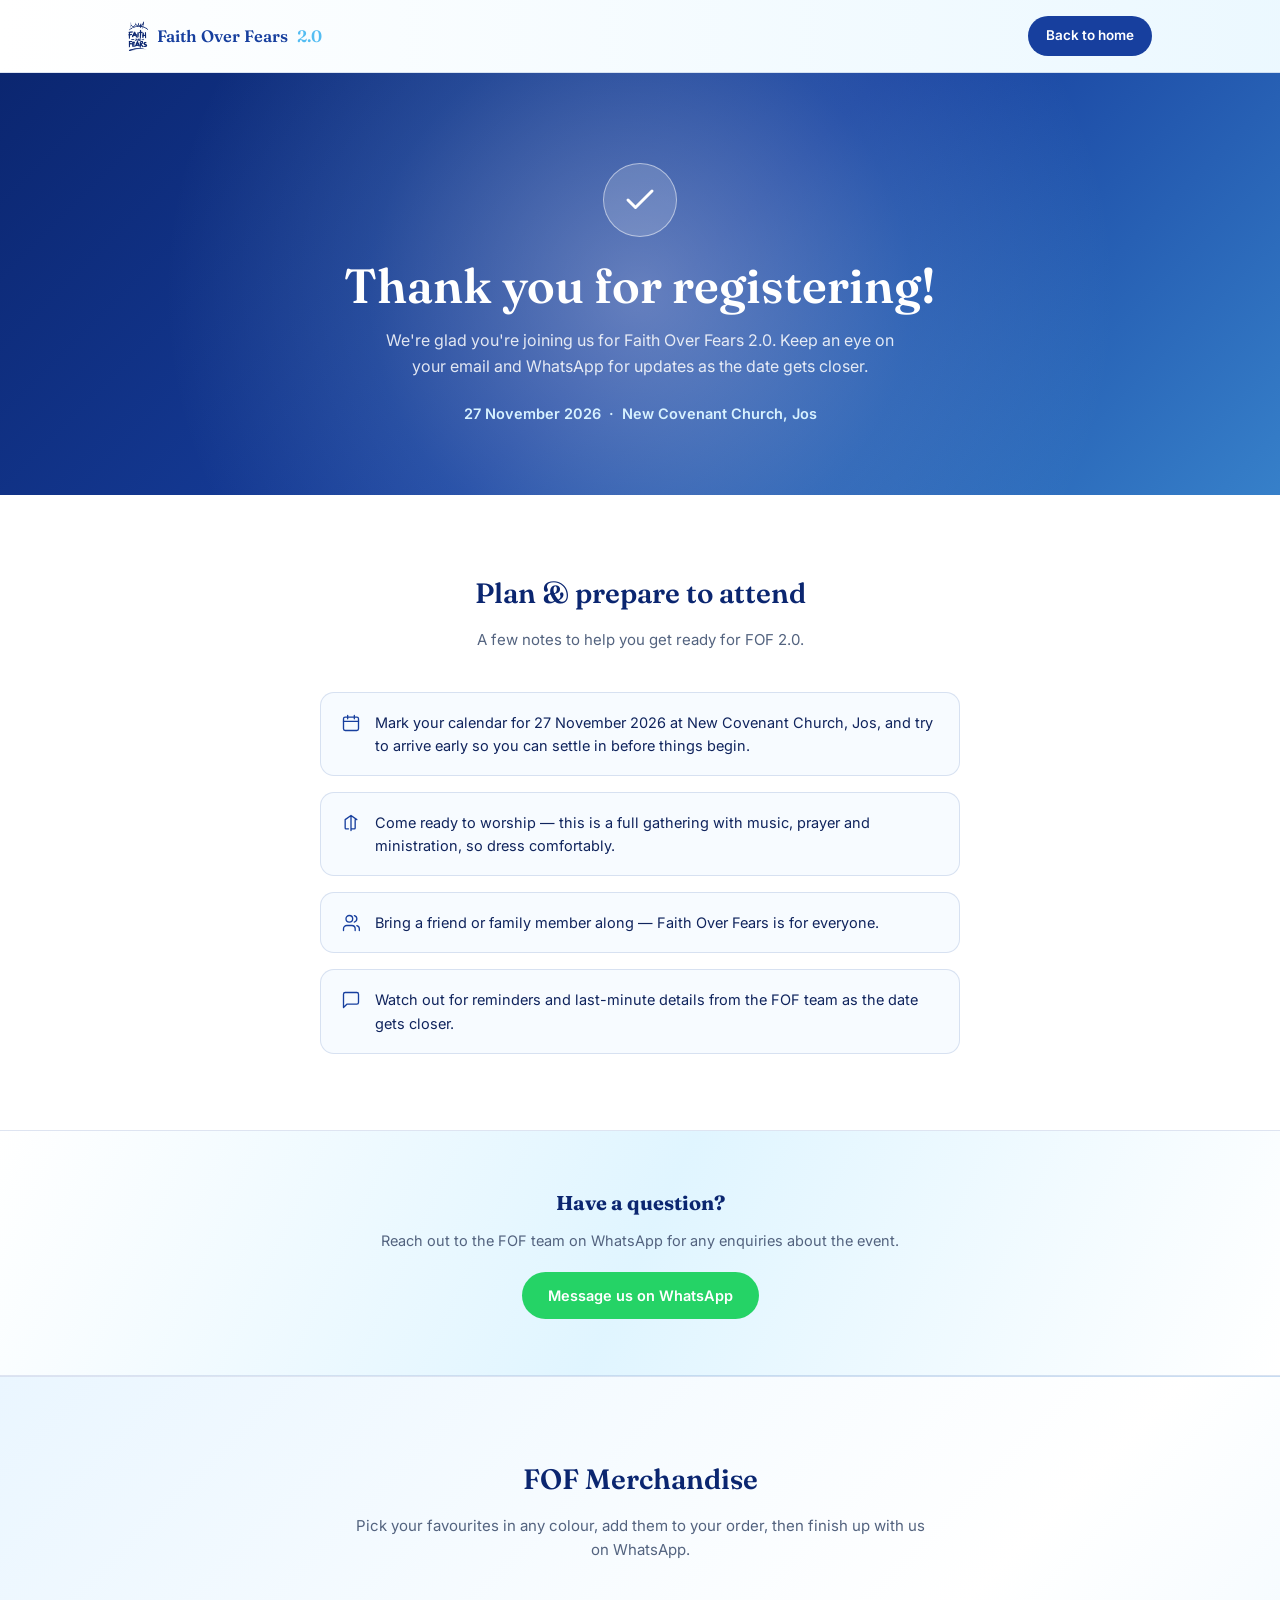
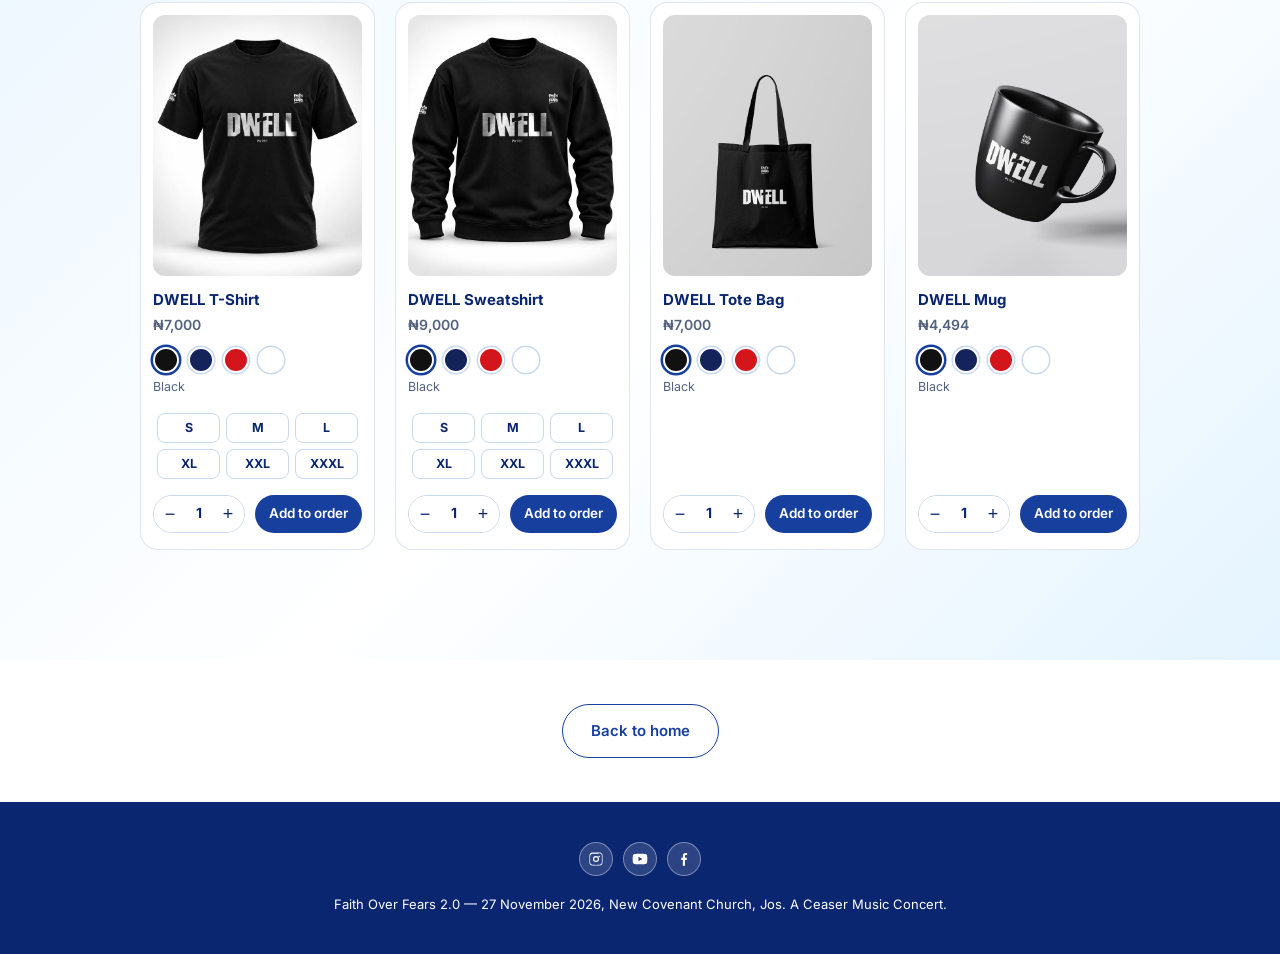
<file: thank-you.html>
<!DOCTYPE html>
<html lang="en">
<head>
<meta charset="UTF-8">
<meta name="viewport" content="width=device-width, initial-scale=1">
<title>You're registered — Faith Over Fears 2.0</title>
<style>
@import url('https://fonts.googleapis.com/css2?family=Fraunces:ital,opsz,wght@0,9..144,400;0,9..144,500;0,9..144,600;0,9..144,700;1,9..144,500&family=Inter:wght@400;500;600;700&display=swap');

:root{
  --ink:#10245D;
  --royal:#173F9E;
  --royal-deep:#0B2670;
  --sky:#54BDF2;
  --paper:#F7FBFF;
  --paper-line: rgba(23,63,158,0.14);
  --mute: #53637F;
}

*{box-sizing:border-box;}
html{scroll-behavior:smooth;}
body{
  margin:0; padding:0; background:linear-gradient(180deg,#fff 0%,#eef9ff 48%,#fff 100%); color:var(--ink);
  font-family:'Inter',sans-serif; line-height:1.6;
}
h1,h2,h3,.display{font-family:'Fraunces',serif;}
a{color:inherit;}

/* ---------- nav ---------- */
.nav{
  position:sticky; top:0; z-index:20;
  background:linear-gradient(90deg,rgba(255,255,255,.97),rgba(235,248,255,.97)); backdrop-filter:blur(10px);
  border-bottom:1px solid var(--paper-line);
}
.nav-inner{
  max-width:1080px; margin:0 auto; padding:16px 28px;
  display:flex; align-items:center; justify-content:space-between;
}
.nav-brand{display:flex; align-items:center; gap:9px; font-family:'Fraunces',serif; font-weight:600; font-size:16.5px; color:var(--royal);}
.nav-logo{height:30px; width:auto; display:block;}
.nav-cta{
  background:var(--royal); color:#fff; font-weight:600; font-size:13.5px;
  padding:9px 18px; border-radius:999px; text-decoration:none;
}

.btn{
  display:inline-flex; align-items:center; gap:8px; border-radius:999px;
  padding:14px 28px; font-size:15px; font-weight:600; text-decoration:none; border:1.5px solid transparent;
}
.btn-gold{background:#fff; color:var(--royal-deep);}
.btn-ghost-light{border-color:rgba(255,255,255,0.62); color:#fff; background:rgba(255,255,255,0.08);}
.btn-outline{border-color:var(--royal); color:var(--royal); background:#fff;}
.btn-outline:hover{background:var(--royal); color:#fff;}

/* ---------- confirmation hero ---------- */
.confirm-hero{
  position:relative; overflow:hidden; background:linear-gradient(135deg, var(--royal-deep) 0%, var(--royal) 52%, var(--sky) 145%); color:#fff;
  padding:90px 28px 70px; text-align:center;
}
.confirm-glow{
  position:absolute; top:-260px; left:50%; transform:translateX(-50%);
  width:960px; height:960px; border-radius:50%;
  background:radial-gradient(circle, rgba(255,255,255,0.34) 0%, rgba(185,232,255,0.12) 40%, transparent 70%);
  pointer-events:none;
}
.confirm-content{position:relative; max-width:640px; margin:0 auto;}
.confirm-badge{
  width:74px; height:74px; margin:0 auto 22px; border-radius:50%; background:rgba(255,255,255,.16);
  display:flex; align-items:center; justify-content:center; border:1.5px solid rgba(255,255,255,.5);
}
.confirm-badge svg{width:36px; height:36px;}
.confirm-hero h1{font-size:clamp(30px,5.6vw,48px); font-weight:600; line-height:1.12; margin:0 0 16px;}
.confirm-hero p.sub{font-size:16px; color:rgba(255,255,255,0.85); max-width:520px; margin:0 auto 22px; line-height:1.6;}
.confirm-meta{font-size:14.5px; color:#D7F2FF; font-weight:600;}

/* ---------- sections ---------- */
.section-head{max-width:580px; margin:0 auto 40px; text-align:center;}
.section-head h2{font-size:28px; font-weight:600; margin:0 0 12px; color:var(--royal-deep);}
.section-head p{color:var(--mute); font-size:15px; margin:0;}

.prepare{padding:76px 28px; border-bottom:1px solid var(--paper-line); background:#fff;}
.prepare-list{max-width:640px; margin:0 auto; list-style:none; padding:0; display:grid; gap:16px;}
.prepare-list li{
  display:flex; gap:14px; align-items:flex-start; padding:18px 20px; border:1.5px solid var(--paper-line);
  border-radius:14px; background:var(--paper); font-size:14.5px; color:var(--ink);
}
.prepare-list svg{flex:none; width:20px; height:20px; margin-top:2px; color:var(--royal);}

.contact{padding:56px 28px; text-align:center; border-bottom:1px solid var(--paper-line); background:linear-gradient(115deg,#fff 0%,#e0f5ff 50%,#fff 100%);}
.contact h3{margin:0 0 10px; font-size:20px; color:var(--royal-deep);}
.contact p{margin:0 0 20px; color:var(--mute); font-size:14.5px;}
.contact-link{
  display:inline-flex; align-items:center; gap:8px; background:#25D366; color:#fff;
  font-weight:600; font-size:14.5px; padding:12px 26px; border-radius:999px; text-decoration:none;
}

/* ---------- whatsapp volunteer block ---------- */
.volunteer-join{display:none; padding:76px 28px; text-align:center; border-bottom:1px solid var(--paper-line); background:linear-gradient(135deg, var(--royal-deep), var(--royal), var(--sky)); color:#fff;}
.volunteer-join.is-visible{display:block;}
.volunteer-join-inner{max-width:520px; margin:0 auto;}
.volunteer-join h2{font-size:26px; margin:0 0 14px;}
.volunteer-join p{color:rgba(255,255,255,0.82); font-size:15px; margin:0 0 28px; line-height:1.6;}
.after-qr{background:#fff; border-radius:16px; padding:20px; display:inline-block; margin-bottom:22px;}
.after-qr img{width:180px; height:180px; display:block;}
.after-link{
  display:inline-flex; align-items:center; gap:8px; background:#25D366; color:#fff;
  font-weight:600; font-size:14.5px; padding:12px 26px; border-radius:999px; text-decoration:none;
}

/* ---------- social links ---------- */
.social-row{display:flex; gap:10px; align-items:center; justify-content:center;}
.social-btn{
  width:34px; height:34px; border-radius:50%; display:flex; align-items:center; justify-content:center;
  background:rgba(255,255,255,.14); border:1px solid rgba(255,255,255,.38); transition:transform .15s ease, background .15s ease;
}
.social-btn svg{width:16px; height:16px; fill:#fff;}
.social-btn:hover{transform:translateY(-2px); background:rgba(255,255,255,.26);}
.footer-social{margin-bottom:18px;}

.back-home{padding:44px 28px; text-align:center; background:#fff;}

/* ---------- footer ---------- */
footer{ padding:40px 28px; text-align:center; color:#fff; font-size:13px; background:var(--royal-deep); }
</style>
<link rel="stylesheet" href="merch.css">
</head>
<body>

<nav class="nav">
  <div class="nav-inner">
    <div class="nav-brand"><img class="nav-logo" src="fof-logo-royal.png" alt="">Faith Over Fears <span style="color:var(--sky);">2.0</span></div>
    <a href="Faith_Over_Fears_Landing_Page.html" class="nav-cta">Back to home</a>
  </div>
</nav>

<section class="confirm-hero">
  <div class="confirm-glow"></div>
  <div class="confirm-content">
    <div class="confirm-badge">
      <svg viewBox="0 0 24 24" fill="none" stroke="#fff" stroke-width="2" stroke-linecap="round" stroke-linejoin="round"><path d="M20 6 9 17l-5-5"/></svg>
    </div>
    <h1 id="confirm-heading">Thank you for registering!</h1>
    <p class="sub" id="confirm-sub">We're glad you're joining us for Faith Over Fears 2.0. Keep an eye on your email and WhatsApp for updates as the date gets closer.</p>
    <div class="confirm-meta">27 November 2026 &nbsp;·&nbsp; New Covenant Church, Jos</div>
  </div>
</section>

<section class="volunteer-join" id="volunteer-join">
  <div class="volunteer-join-inner">
    <h2>Welcome to the team!</h2>
    <p>Scan the code or tap below to join the FOF 2.0 volunteer WhatsApp group — that's where all the coordination happens from here.</p>
    <div class="after-qr">
      <img src="[data-uri]" alt="Scan to join the WhatsApp volunteer group">
    </div>
    <div>
      <a href="https://chat.whatsapp.com/DGNwFDpcz21A7T6hBuxInj?s=cl&amp;p=i&amp;mlu=4&amp;ilr=4" class="after-link">Join the WhatsApp group</a>
    </div>
  </div>
</section>

<section class="prepare">
  <div class="section-head">
    <h2>Plan &amp; prepare to attend</h2>
    <p>A few notes to help you get ready for FOF 2.0.</p>
  </div>
  <ul class="prepare-list">
    <li><svg viewBox="0 0 24 24" fill="none" stroke="currentColor" stroke-width="1.6" stroke-linecap="round" stroke-linejoin="round"><rect x="3" y="5" width="18" height="16" rx="2"/><path d="M16 3v4M8 3v4M3 10h18"/></svg>Mark your calendar for 27 November 2026 at New Covenant Church, Jos, and try to arrive early so you can settle in before things begin.</li>
    <li><svg viewBox="0 0 24 24" fill="none" stroke="currentColor" stroke-width="1.6" stroke-linecap="round" stroke-linejoin="round"><path d="M12 3v18M5 8l7-5 7 5M5 8v10a1 1 0 0 0 1 1h3m8-11v10a1 1 0 0 1-1 1h-3"/></svg>Come ready to worship — this is a full gathering with music, prayer and ministration, so dress comfortably.</li>
    <li><svg viewBox="0 0 24 24" fill="none" stroke="currentColor" stroke-width="1.6" stroke-linecap="round" stroke-linejoin="round"><path d="M17 21v-2a4 4 0 0 0-4-4H7a4 4 0 0 0-4 4v2"/><circle cx="10" cy="7" r="4"/><path d="M22 21v-2a4 4 0 0 0-3-3.87M16 3.13a4 4 0 0 1 0 7.75"/></svg>Bring a friend or family member along — Faith Over Fears is for everyone.</li>
    <li><svg viewBox="0 0 24 24" fill="none" stroke="currentColor" stroke-width="1.6" stroke-linecap="round" stroke-linejoin="round"><path d="M21 15a2 2 0 0 1-2 2H7l-4 4V5a2 2 0 0 1 2-2h14a2 2 0 0 1 2 2z"/></svg>Watch out for reminders and last-minute details from the FOF team as the date gets closer.</li>
  </ul>
</section>

<section class="contact">
  <h3>Have a question?</h3>
  <p>Reach out to the FOF team on WhatsApp for any enquiries about the event.</p>
  <a class="contact-link" href="https://wa.me/2348038577654?text=Hi!%20I%20have%20a%20question%20about%20FOF%202.0" target="_blank" rel="noopener">Message us on WhatsApp</a>
</section>

<section class="merch" id="merch">
  <div class="section-head">
    <h2>FOF Merchandise</h2>
    <p>Pick your favourites in any colour, add them to your order, then finish up with us on WhatsApp.</p>
  </div>
  <div id="merch-root" class="merch-root"></div>
</section>

<div class="back-home">
  <a class="btn btn-outline" href="Faith_Over_Fears_Landing_Page.html">Back to home</a>
</div>

<footer>
  <div class="social-row footer-social">
    <a class="social-btn" href="https://www.instagram.com/thefaith.overfears?stkn=MWJqdHRoZ3BwbzV0cA%3D%3D&amp;utm_source=qr" target="_blank" rel="noopener" aria-label="Instagram"><svg viewBox="0 0 24 24"><path d="M12 2.2c3.2 0 3.58.01 4.85.07 1.17.05 1.8.25 2.23.41.56.22.96.48 1.38.9.42.42.68.82.9 1.38.16.42.36 1.06.41 2.23.06 1.27.07 1.65.07 4.85s-.01 3.58-.07 4.85c-.05 1.17-.25 1.8-.41 2.23-.22.56-.48.96-.9 1.38-.42.42-.82.68-1.38.9-.42.16-1.06.36-2.23.41-1.27.06-1.65.07-4.85.07s-3.58-.01-4.85-.07c-1.17-.05-1.8-.25-2.23-.41a3.7 3.7 0 0 1-1.38-.9 3.7 3.7 0 0 1-.9-1.38c-.16-.42-.36-1.06-.41-2.23C2.2 15.58 2.2 15.2 2.2 12s.01-3.58.07-4.85c.05-1.17.25-1.8.41-2.23.22-.56.48-.96.9-1.38.42-.42.82-.68 1.38-.9.42-.16 1.06-.36 2.23-.41C8.42 2.2 8.8 2.2 12 2.2Zm0 1.8c-3.15 0-3.5.01-4.73.07-.96.04-1.48.2-1.82.34-.46.18-.78.39-1.13.73-.34.35-.55.67-.73 1.13-.14.34-.3.86-.34 1.82C3.2 8.5 3.2 8.85 3.2 12s.01 3.5.05 4.73c.04.96.2 1.48.34 1.82.18.46.39.78.73 1.13.35.34.67.55 1.13.73.34.14.86.3 1.82.34 1.23.06 1.58.07 4.73.07s3.5-.01 4.73-.07c.96-.04 1.48-.2 1.82-.34.46-.18.78-.39 1.13-.73.34-.35.55-.67.73-1.13.14-.34.3-.86.34-1.82.06-1.23.07-1.58.07-4.73s-.01-3.5-.07-4.73c-.04-.96-.2-1.48-.34-1.82a3.03 3.03 0 0 0-.73-1.13 3.03 3.03 0 0 0-1.13-.73c-.34-.14-.86-.3-1.82-.34C15.5 4.01 15.15 4 12 4Zm0 3.4a4.6 4.6 0 1 1 0 9.2 4.6 4.6 0 0 1 0-9.2Zm0 1.8a2.8 2.8 0 1 0 0 5.6 2.8 2.8 0 0 0 0-5.6Zm4.8-2a1.08 1.08 0 1 1 0 2.16 1.08 1.08 0 0 1 0-2.16Z"/></svg></a>
    <a class="social-btn" href="https://youtube.com/@theceasermusic?si=zDJm92qPQf6TQAQM" target="_blank" rel="noopener" aria-label="YouTube"><svg viewBox="0 0 24 24"><path d="M23 12s0-3.6-.46-5.33a2.9 2.9 0 0 0-2.04-2.05C18.8 4.15 12 4.15 12 4.15s-6.8 0-8.5.47A2.9 2.9 0 0 0 1.46 6.67C1 8.4 1 12 1 12s0 3.6.46 5.33a2.9 2.9 0 0 0 2.04 2.05c1.7.47 8.5.47 8.5.47s6.8 0 8.5-.47a2.9 2.9 0 0 0 2.04-2.05C23 15.6 23 12 23 12ZM9.75 15.5v-7l6 3.5-6 3.5Z"/></svg></a>
    <a class="social-btn" href="https://www.facebook.com/share/g/1CLNsoPwXt/?mibextid=wwXIfr" target="_blank" rel="noopener" aria-label="Facebook"><svg viewBox="0 0 24 24"><path d="M13.5 22v-8.5H16l.5-3.5h-3V7.8c0-1 .3-1.7 1.7-1.7H16.7V3c-.3 0-1.3-.1-2.4-.1-2.4 0-4 1.4-4 4.1V10H7.8v3.5h2.5V22h3.2Z"/></svg></a>
  </div>
  Faith Over Fears 2.0 — 27 November 2026, New Covenant Church, Jos. A Ceaser Music Concert.
</footer>

<script>
  (function () {
    var params = new URLSearchParams(window.location.search);
    var isVolunteer = params.get('type') === 'volunteer';
    if (isVolunteer) {
      document.getElementById('confirm-heading').textContent = "You're signed up to volunteer!";
      document.getElementById('confirm-sub').textContent = "Thank you for offering to serve at Faith Over Fears 2.0. Join the volunteer WhatsApp group below so you don't miss any coordination updates.";
      document.getElementById('volunteer-join').classList.add('is-visible');
    }
  })();
</script>

<script src="merch.js"></script>
</body>
</html>
</file>
<file: merch.css>
/* ---------- merchandise ---------- */
.merch{padding:80px 28px 110px; border-top:1px solid var(--paper-line); background:linear-gradient(135deg,#eaf6ff 0%,#fff 55%,#e4f4ff 100%);}
.merch-root{max-width:1000px; margin:0 auto;}
.merch-grid{display:grid; grid-template-columns:repeat(auto-fit,minmax(210px,1fr)); gap:20px;}
.merch-card{
  background:#fff; border:1.5px solid var(--paper-line); border-radius:18px; padding:12px 12px 16px;
  display:flex; flex-direction:column; transition:box-shadow .15s ease, border-color .15s ease;
}
.merch-card:hover{border-color:var(--sky); box-shadow:0 12px 30px rgba(23,63,158,.12);}
.merch-photo{aspect-ratio:4/5; border-radius:12px; overflow:hidden; background:#eef1f6; margin-bottom:12px;}
.merch-photo img{width:100%; height:100%; object-fit:cover; display:block;}
.merch-card h4{margin:0 0 2px; font-family:'Inter',sans-serif; font-size:15px; font-weight:700; color:var(--royal-deep);}
.merch-price{margin:0 0 10px; font-size:14px; font-weight:600; color:var(--mute);}
.merch-swatches{display:flex; gap:9px; margin-bottom:4px;}
.swatch{
  width:26px; height:26px; border-radius:50%; border:2px solid #fff; box-shadow:0 0 0 1.5px #c8d9ed;
  cursor:pointer; padding:0; transition:box-shadow .12s ease, transform .12s ease;
}
.swatch:hover{transform:scale(1.08);}
.swatch[aria-checked="true"]{box-shadow:0 0 0 2.5px var(--royal);}
.merch-colorname{font-size:12.5px; color:var(--mute); margin-bottom:12px; min-height:19px;}
.merch-sizes{display:grid; grid-template-columns:repeat(3,1fr); gap:6px; margin-bottom:12px; padding:3px; border-radius:10px; border:1.5px solid transparent;}
.merch-sizes.needs-size{border-color:#d4161c; background:#fff3f3;}
.size-btn{
  min-width:0; width:100%; height:30px; padding:0; border:1.5px solid #c8d9ed; border-radius:8px; background:#fff;
  color:var(--royal-deep); font:inherit; font-size:12.5px; font-weight:700; cursor:pointer;
}
.size-btn:hover{border-color:var(--sky);}
.size-btn[aria-checked="true"]{background:var(--royal); border-color:var(--royal); color:#fff;}
.merch-actions{display:flex; gap:10px; align-items:center; margin-top:auto;}
.qty{display:flex; align-items:center; border:1.5px solid #c8d9ed; border-radius:999px; overflow:hidden;}
.qty button{width:32px; height:36px; border:0; background:#fff; color:var(--royal-deep); font-size:18px; line-height:1; cursor:pointer;}
.qty button:hover{background:#eef6ff;}
.qty span{min-width:26px; text-align:center; font-size:14px; font-weight:700; color:var(--royal-deep);}
.merch-add{
  flex:1; height:38px; border:0; border-radius:999px; background:var(--royal); color:#fff;
  font:inherit; font-size:13.5px; font-weight:600; cursor:pointer;
}
.merch-add:hover{background:var(--royal-deep);}
.merch-add.is-added{background:#1f9d55;}

.merch-order{
  max-width:640px; margin:34px auto 0; padding:24px; background:#fff; border:1.5px solid var(--paper-line);
  border-radius:18px; box-shadow:0 14px 36px rgba(23,63,158,.10);
}
.merch-order h3{margin:0 0 14px; font-size:20px; color:var(--royal-deep);}
.merch-lines{list-style:none; margin:0 0 14px; padding:0;}
.merch-lines li{display:flex; align-items:center; gap:12px; padding:10px 0; border-bottom:1px solid var(--paper-line); font-size:14px;}
.merch-lines img{width:44px; height:55px; object-fit:cover; border-radius:8px; flex:none;}
.merch-line-info{flex:1; min-width:0;}
.merch-line-info strong{display:block; color:var(--royal-deep);}
.merch-line-info span{color:var(--mute); font-size:13px;}
.merch-line-total{font-weight:700; color:var(--royal-deep); white-space:nowrap;}
.merch-remove{border:0; background:transparent; color:var(--mute); font-size:22px; line-height:1; cursor:pointer; padding:4px 6px;}
.merch-remove:hover{color:#c0392b;}
.merch-total{display:flex; justify-content:space-between; font-size:17px; font-weight:700; color:var(--royal-deep); margin-bottom:16px;}
.merch-checkout{
  display:flex; align-items:center; justify-content:center; gap:8px; width:100%; padding:14px 22px; border-radius:999px;
  background:#25D366; color:#fff; font-weight:700; font-size:15px; text-decoration:none;
}
.merch-checkout:hover{background:#1ebe5b;}
.merch-note{margin:12px 0 0; text-align:center; font-size:12.5px; color:var(--mute);}

.merch-bar{
  position:fixed; top:90px; right:24px; z-index:40;
  display:flex; align-items:center; gap:14px; padding:10px 10px 10px 18px; border-radius:999px;
  background:var(--royal-deep); color:#fff; box-shadow:0 14px 36px rgba(4,18,68,.35);
}
.merch-bar[hidden]{display:none;}
.merch-bar-info{flex:1; font-size:14px; font-weight:600; line-height:1.3;}
.merch-bar-info small{display:block; font-weight:500; color:#D7F2FF; font-size:12px;}
.merch-bar a{
  background:#25D366; color:#fff; font-weight:700; font-size:14px; padding:11px 20px; border-radius:999px; text-decoration:none; white-space:nowrap;
}
@media (max-width:480px){
  .merch{padding:64px 16px 110px;}
  .merch-grid{grid-template-columns:repeat(2,1fr); gap:12px;}
  .merch-card{padding:8px 8px 12px;}
  .merch-card h4{font-size:13.5px;}
  .merch-actions{flex-direction:column; align-items:stretch;}
  .qty{justify-content:space-between;}
  .qty button{flex:1;}
  .merch-bar a{padding:11px 14px; font-size:13px;}
}
@media (max-width:640px){
  .merch-bar{top:auto; bottom:16px; right:12px; max-width:calc(100% - 24px); gap:10px; padding:8px 8px 8px 16px;}
  .merch-bar-info{font-size:13px;}
}
@media (min-width:641px){ .merch-bar-info{white-space:nowrap;} }
</file>
